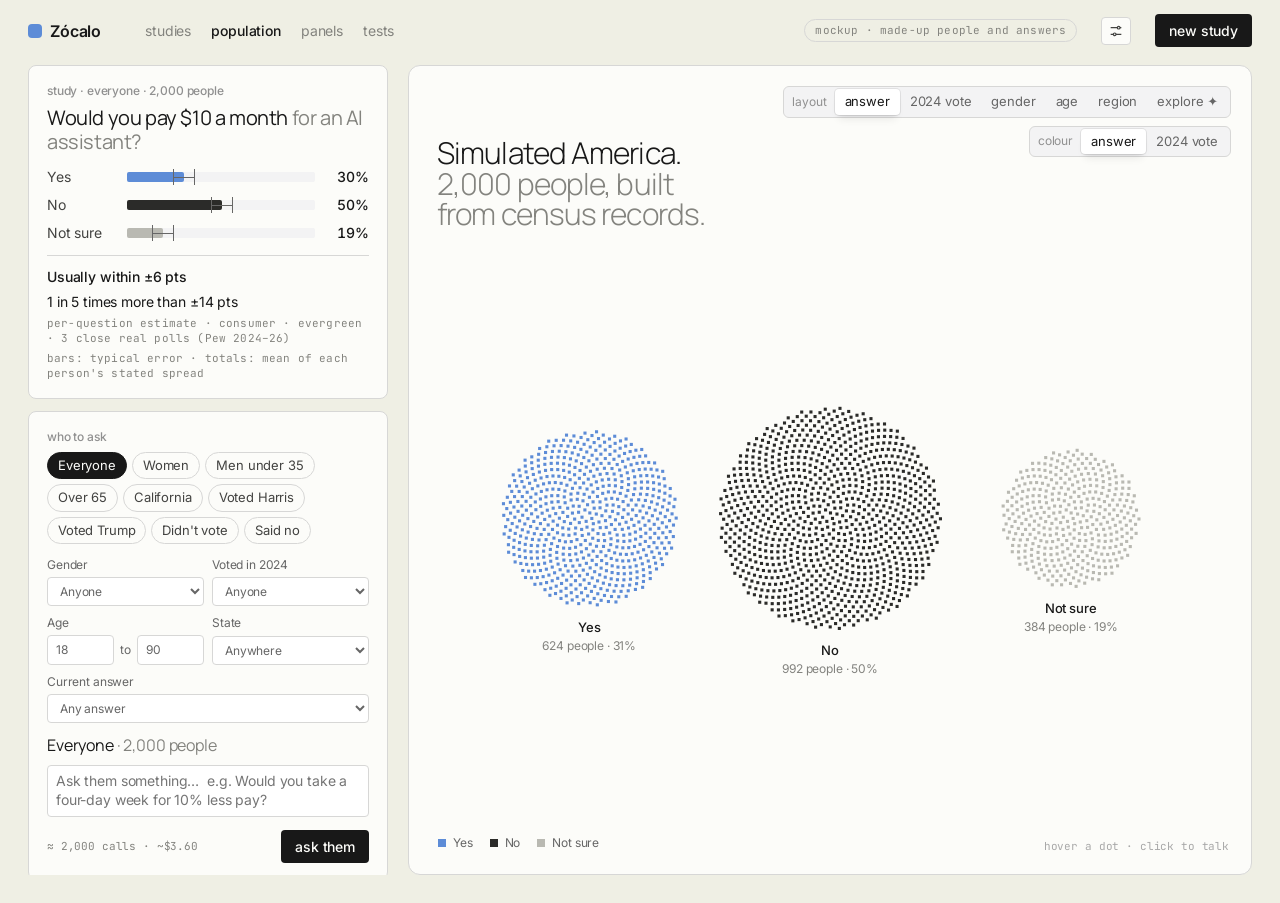
<file: mockups/population.html>
<!doctype html>
<html lang="en">
<head>
<meta charset="utf-8">
<meta name="viewport" content="width=device-width, initial-scale=1">
<title>Zócalo · population (mockup)</title>
<link rel="icon" href="data:image/svg+xml,<svg xmlns='http://www.w3.org/2000/svg' viewBox='0 0 32 32'><circle cx='16' cy='16' r='14' fill='none' stroke='%23181818' stroke-width='3' stroke-dasharray='1.5 2.6'/><circle cx='16' cy='16' r='7' fill='%235d8cd7'/></svg>">
<link rel="preconnect" href="https://fonts.googleapis.com">
<link href="https://fonts.googleapis.com/css2?family=Inter:wght@400;500;600&family=Manrope:wght@300;400;500&family=JetBrains+Mono&display=swap" rel="stylesheet">
<style>
:root {
  --canvas: #efefe4; --paper: #fcfcf9; --white: #ffffff; --mist: #f3f3f4; --ash: #e3e3e3;
  --ink: #181818; --lava: #434341; --iron: #666666; --slate: #83837e; --graphite: #909090;
  --pewter: #a8a8a8; --smoke: #c1c1c0; --stone: #d7d7d6;
  --blue: #5d8cd7; --wash: #81adec;
  --display: "Manrope", "Inter Tight", system-ui, sans-serif;
  --ui: "Inter", system-ui, sans-serif;
  --mono: "JetBrains Mono", ui-monospace, monospace;
  --lift: rgba(0,0,0,.12) 0 4px 10px 0, rgba(0,0,0,.12) 0 2px 4px -1px, rgba(0,0,0,.12) 0 0 4px -1px;
  --float: rgba(0,0,0,.08) 0 8px 8px -4px, rgba(0,0,0,.08) 0 2px 4px -2px, rgba(0,0,0,.08) 0 1px 1px -1px, rgba(0,0,0,.08) 0 0 0 1px;
}
* { box-sizing: border-box; }
html, body { margin: 0; height: 100%; }
body { background: var(--canvas); color: var(--ink); font: 400 14px/1.5 var(--ui); letter-spacing: -0.01em; }
button, input, select, textarea { font: inherit; color: inherit; letter-spacing: inherit; }

/* top bar */
.bar { display: flex; align-items: center; gap: 24px; padding: 14px 28px; }
.mark { display: flex; align-items: center; gap: 8px; font-weight: 600; font-size: 16px; }
.mark i { width: 14px; height: 14px; border-radius: 4px; background: var(--blue); display: block; }
.nav { display: flex; gap: 4px; margin-left: 12px; }
.nav a { padding: 4px 8px; color: var(--ink); text-decoration: none; }
.nav a.on { font-weight: 500; }
.nav a:not(.on) { color: var(--slate); }
.spacer { flex: 1; }
.mock { font: 400 11px/1 var(--mono); color: var(--slate); letter-spacing: .015em; border: 1px solid var(--stone); border-radius: 9999px; padding: 5px 10px; }
.btn { background: var(--ink); color: var(--paper); border: 0; border-radius: 4px; padding: 6px 14px; font-weight: 500; cursor: pointer; }
.btn:disabled { background: var(--smoke); cursor: default; }
.ghost { background: none; border: 0; padding: 6px 0; font-weight: 500; cursor: pointer; }
.ghost::after { content: " →"; }

/* layout */
.app { display: grid; grid-template-columns: 360px 1fr; gap: 20px; padding: 4px 28px 28px; height: calc(100vh - 58px); }
.side { display: flex; flex-direction: column; gap: 12px; overflow-y: auto; padding-bottom: 8px; }
.card { background: var(--paper); border: 1px solid var(--stone); border-radius: 8px; padding: 16px 18px; }
.eyebrow { font-size: 12px; font-weight: 500; color: var(--graphite); margin-bottom: 6px; }
.q { font: 400 20px/1.2 var(--display); letter-spacing: -0.02em; margin: 0 0 12px; }
.q span { color: var(--slate); }

/* results */
.res { display: grid; gap: 7px; }
.row { display: grid; grid-template-columns: 70px 1fr 44px; align-items: center; gap: 10px; }
.row .lab { color: var(--lava); }
.row .val { text-align: right; font-variant-numeric: tabular-nums; font-weight: 500; }
.track { position: relative; height: 10px; background: var(--mist); border-radius: 2px; }
.fill { position: absolute; inset: 0 auto 0 0; border-radius: 2px; transition: width .6s ease; }
.err { position: absolute; top: -3px; bottom: -3px; border-left: 1px solid var(--iron); border-right: 1px solid var(--iron); transition: left .6s ease, width .6s ease; }
.err::before { content: ""; position: absolute; left: 0; right: 0; top: 50%; border-top: 1px solid var(--iron); }
.errnote { margin-top: 12px; padding-top: 10px; border-top: 1px solid var(--stone); display: grid; gap: 4px; }
.errnote b { font-weight: 500; }
.errnote .kind { font: 400 11px/1.4 var(--mono); color: var(--slate); letter-spacing: .015em; }
.warn { font-size: 12px; color: var(--iron); background: var(--mist); border-radius: 4px; padding: 6px 8px; margin-top: 6px; }

/* filters */
.chips { display: flex; flex-wrap: wrap; gap: 5px; margin-bottom: 12px; }
.chip { border: 1px solid var(--stone); background: var(--paper); border-radius: 9999px; padding: 3px 10px; font-size: 13px; cursor: pointer; color: var(--lava); }
.chip.on { background: var(--ink); border-color: var(--ink); color: var(--paper); }
.fields { display: grid; grid-template-columns: 1fr 1fr; gap: 8px; }
.fields label { display: grid; gap: 3px; font-size: 12px; color: var(--iron); }
.fields .wide { grid-column: span 2; }
select, input[type=number], textarea { background: var(--white); border: 1px solid var(--stone); border-radius: 4px; padding: 5px 8px; outline: none; }
select:focus, input:focus, textarea:focus { border-color: var(--slate); }
.age { display: flex; align-items: center; gap: 6px; }
.age input { width: 100%; }
.who { margin: 12px 0 8px; font: 400 16px/1.35 var(--display); }
.who span { color: var(--slate); }
textarea { width: 100%; resize: none; height: 52px; line-height: 1.4; }
.askrow { display: flex; justify-content: space-between; align-items: center; margin-top: 8px; }
.cost { font: 400 11px/1 var(--mono); color: var(--slate); }

/* stage */
.stage { position: relative; background: var(--paper); border: 1px solid var(--stone); border-radius: 12px; overflow: hidden; min-height: 0; }
canvas { display: block; width: 100%; height: 100%; cursor: grab; }
canvas.dragging { cursor: grabbing; }
.head { position: absolute; left: 28px; top: 24px; pointer-events: none; }
.head h1 { margin: 0; font: 300 40px/1.02 var(--display); letter-spacing: -0.03em; }
.head h1 span { color: var(--slate); }
.tools { position: absolute; right: 20px; top: 20px; display: flex; flex-direction: column; align-items: flex-end; gap: 8px; }
.seg { display: inline-flex; background: var(--mist); border: 1px solid var(--stone); border-radius: 6px; padding: 2px; }
.seg button { border: 0; background: none; padding: 3px 10px; border-radius: 4px; cursor: pointer; color: var(--iron); font-size: 13px; }
.seg button.on { background: var(--white); color: var(--ink); box-shadow: var(--float); }
.seg .t { padding: 3px 8px 3px 6px; color: var(--graphite); font-size: 12px; align-self: center; }
.legend { position: absolute; left: 28px; bottom: 22px; display: flex; gap: 16px; font-size: 12px; color: var(--iron); }
.legend i { display: inline-block; width: 8px; height: 8px; margin-right: 6px; border-radius: 1px; }
.gear { width: 30px; height: 28px; border: 1px solid var(--stone); background: var(--paper); border-radius: 4px; cursor: pointer; display: grid; place-items: center; color: var(--lava); }
.settings { position: absolute; top: 52px; right: 28px; width: 290px; background: var(--white); border-radius: 8px; box-shadow: var(--float); padding: 14px 16px; display: none; z-index: 7; }
.settings.on { display: block; }
.settings h3 { margin: 0 0 10px; font: 500 13px/1 var(--ui); }
.tog { display: flex; align-items: flex-start; gap: 10px; padding: 8px 0; border-top: 1px solid var(--mist); cursor: pointer; }
.tog input { margin: 2px 0 0; accent-color: var(--ink); }
.tog small { display: block; color: var(--iron); font-size: 12px; line-height: 1.35; }
.bubbles { position: absolute; inset: 0; pointer-events: none; overflow: hidden; }
.bub { position: absolute; max-width: 230px; background: var(--white); border-radius: 8px; box-shadow: var(--float); padding: 8px 11px; font-size: 13px; line-height: 1.35; transform: translate(-50%, calc(-100% - 12px)) scale(.92); opacity: 0; transition: opacity .35s, transform .35s; }
.bub.on { opacity: 1; transform: translate(-50%, calc(-100% - 12px)) scale(1); }
.bub::after { content: ""; position: absolute; left: 50%; bottom: -5px; width: 10px; height: 10px; background: var(--white); transform: translateX(-50%) rotate(45deg); box-shadow: rgba(0,0,0,.08) 1px 1px 0 0; }
.bub em { font-style: normal; display: block; color: var(--slate); font-size: 11px; margin-top: 3px; }
.bub i { display: inline-block; width: 7px; height: 7px; margin-right: 5px; vertical-align: 1px; border-radius: 1px; }
@media (max-width: 1320px) {
  .head { top: 72px; }
  .head h1 { font-size: 30px; }
}
.hint { position: absolute; right: 22px; bottom: 22px; font: 400 11px/1 var(--mono); color: var(--pewter); }

/* tooltip */
.tip { position: fixed; pointer-events: none; background: var(--white); border-radius: 8px; box-shadow: var(--float); padding: 12px 14px; width: 250px; opacity: 0; transform: translateY(4px); transition: opacity .12s, transform .12s; z-index: 5; }
.tip.on { opacity: 1; transform: none; }
.tip .n { font-weight: 600; }
.tip .m { color: var(--iron); font-size: 12px; margin: 2px 0 8px; }
.kv { display: grid; grid-template-columns: 74px 1fr; gap: 2px 8px; font-size: 12px; }
.kv dt { color: var(--graphite); } .kv dd { margin: 0; }
.spread { display: flex; height: 6px; border-radius: 2px; overflow: hidden; margin: 8px 0 4px; }
.tip .foot { font: 400 11px/1.3 var(--mono); color: var(--slate); margin-top: 8px; }

/* conversation drawer */
.drawer { position: fixed; top: 12px; right: 12px; bottom: 12px; width: 400px; background: var(--white); border-radius: 12px; box-shadow: var(--lift); display: flex; flex-direction: column; transform: translateX(440px); transition: transform .3s cubic-bezier(.2,.8,.2,1); z-index: 6; }
.drawer.on { transform: none; }
.dh { padding: 18px 20px 14px; border-bottom: 1px solid var(--stone); }
.dh .top { display: flex; justify-content: space-between; align-items: flex-start; }
.dh .name { font: 400 24px/1.1 var(--display); letter-spacing: -0.02em; }
.dh .sub { color: var(--iron); font-size: 13px; margin-top: 3px; }
.x { border: 0; background: none; font-size: 20px; line-height: 1; cursor: pointer; color: var(--slate); }
.branch { margin-top: 10px; font: 400 11px/1.5 var(--mono); color: var(--slate); background: var(--mist); border-radius: 4px; padding: 6px 8px; }
.branch b { color: var(--blue); font-weight: 400; }
.msgs { flex: 1; overflow-y: auto; padding: 16px 20px; display: flex; flex-direction: column; gap: 10px; }
.msg { max-width: 86%; padding: 9px 12px; border-radius: 8px; line-height: 1.45; }
.msg.them { background: var(--canvas); align-self: flex-start; }
.msg.me { background: var(--ink); color: var(--paper); align-self: flex-end; }
.msg.sys { align-self: center; background: none; color: var(--graphite); font-size: 12px; padding: 2px; }
.typing { color: var(--graphite); }
.compose { border-top: 1px solid var(--stone); padding: 12px 14px; display: flex; gap: 8px; }
.compose input { flex: 1; background: var(--paper); border: 1px solid var(--stone); border-radius: 4px; padding: 7px 10px; outline: none; }
.dactions { display: flex; gap: 14px; padding: 0 20px 12px; font-size: 13px; }
</style>
</head>
<body>

<div class="bar">
  <div class="mark"><i></i>Zócalo</div>
  <nav class="nav"><a href="#">studies</a><a class="on" href="#">population</a><a href="#">panels</a><a href="#">tests</a></nav>
  <div class="spacer"></div>
  <span class="mock">mockup · made-up people and answers</span>
  <button class="gear" id="gear" aria-label="Settings" title="Settings"><svg width="16" height="16" viewBox="0 0 24 24" fill="none" stroke="currentColor" stroke-width="1.8"><path d="M4 7h10M18 7h2M4 17h4M12 17h8"/><circle cx="16" cy="7" r="2"/><circle cx="10" cy="17" r="2"/></svg></button>
  <button class="btn">new study</button>
</div>

<div class="app">
  <aside class="side">
    <section class="card">
      <div class="eyebrow" id="qEyebrow">study · everyone · 2,000 people</div>
      <h2 class="q" id="qText">Would you pay $10 a month <span>for an AI assistant?</span></h2>
      <div class="res" id="results"></div>
      <div class="errnote" id="errnote"></div>
    </section>

    <section class="card">
      <div class="eyebrow">who to ask</div>
      <div class="chips" id="chips"></div>
      <div class="fields">
        <label>Gender
          <select id="fGender"><option value="">Anyone</option><option>Woman</option><option>Man</option></select>
        </label>
        <label>Voted in 2024
          <select id="fVote"><option value="">Anyone</option><option>Harris</option><option>Trump</option><option>Other</option><option>Didn't vote</option></select>
        </label>
        <label>Age
          <span class="age"><input id="fAgeMin" type="number" min="18" max="90" value="18"> to <input id="fAgeMax" type="number" min="18" max="90" value="90"></span>
        </label>
        <label>State
          <select id="fState"><option value="">Anywhere</option></select>
        </label>
        <label class="wide">Current answer
          <select id="fAnswer"><option value="">Any answer</option></select>
        </label>
      </div>
      <div class="who" id="who"></div>
      <textarea id="newQ" placeholder="Ask them something…  e.g. Would you take a four-day week for 10% less pay?"></textarea>
      <div class="askrow">
        <span class="cost" id="cost"></span>
        <button class="btn" id="askBtn">ask them</button>
      </div>
    </section>
  </aside>

  <main class="stage" id="stage">
    <canvas id="cv"></canvas>
    <div class="bubbles" id="bubbles"></div>
    <div class="head">
      <h1>Simulated America.<br><span>2,000 people, built<br>from census records.</span></h1>
    </div>
    <div class="tools">
      <div class="seg" id="layoutSeg"><span class="t">layout</span></div>
      <div class="seg" id="colorSeg"><span class="t">colour</span></div>
    </div>
    <div class="legend" id="legend"></div>
    <div class="hint" id="hint"></div>
  </main>
</div>

<div class="tip" id="tip"></div>
<div class="settings" id="settings">
  <h3>Display settings</h3>
  <label class="tog"><input type="checkbox" id="sCb"><span>Colour-blind friendly colours<small>Strong blue, orange and pink that stay distinct for every common type of colour blindness.</small></span></label>
  <label class="tog"><input type="checkbox" id="sShapes"><span>Shapes as well as colours<small>Squares, circles, triangles and diamonds, so groups never depend on colour alone.</small></span></label>
  <label class="tog"><input type="checkbox" id="sBig"><span>Larger dots<small>Easier to see and to hover.</small></span></label>
</div>

<aside class="drawer" id="drawer">
  <div class="dh">
    <div class="top">
      <div><div class="name" id="dName"></div><div class="sub" id="dSub"></div></div>
      <button class="x" id="dClose" aria-label="Close">×</button>
    </div>
    <div class="branch" id="dBranch"></div>
  </div>
  <div class="msgs" id="msgs"></div>
  <div class="dactions"><button class="ghost" id="dDebate">set against someone</button><button class="ghost" id="dReset">back to base record</button></div>
  <form class="compose" id="compose"><input id="msgIn" placeholder="Ask a follow-up…" autocomplete="off"><button class="btn">send</button></form>
</aside>

<script>
// ---------- made-up population ----------
let seed = 7;
const rnd = () => (seed = (seed * 16807) % 2147483647) / 2147483647;
const pick = (arr, w) => { let r = rnd() * w.reduce((a, b) => a + b, 0); for (let i = 0; i < arr.length; i++) { r -= w[i]; if (r <= 0) return arr[i]; } return arr[arr.length - 1]; };
const clamp = (x, a, b) => Math.max(a, Math.min(b, x));

const STATES = [["California","West",12],["Texas","South",9],["Florida","South",7],["New York","Northeast",6],["Pennsylvania","Northeast",4],["Illinois","Midwest",4],["Ohio","Midwest",3.5],["Georgia","South",3.3],["North Carolina","South",3.2],["Michigan","Midwest",3],["Arizona","West",2.3],["Washington","West",2.3],["Massachusetts","Northeast",2.1],["Colorado","West",1.8],["Minnesota","Midwest",1.7],["Wisconsin","Midwest",1.8],["Oregon","West",1.3],["Nevada","West",1],["Iowa","Midwest",1],["Maine","Northeast",.4],["Alabama","South",1.5],["Tennessee","South",2.1],["Virginia","South",2.6],["New Jersey","Northeast",2.8]];
const CITY = {California:["Fresno","San Diego","Oakland","Sacramento"],Texas:["El Paso","Austin","Houston","Lubbock"],Florida:["Tampa","Ocala","Miami"],"New York":["Buffalo","Queens","Albany"],Pennsylvania:["Erie","Pittsburgh","Scranton"],Illinois:["Peoria","Chicago"],Ohio:["Dayton","Toledo"],Georgia:["Macon","Savannah"],"North Carolina":["Durham","Asheville"],Michigan:["Flint","Grand Rapids"],Arizona:["Tucson","Mesa"],Washington:["Spokane","Tacoma"],Massachusetts:["Worcester","Lowell"],Colorado:["Pueblo","Boulder"],Minnesota:["Duluth","St. Paul"],Wisconsin:["Green Bay","Madison"],Oregon:["Salem","Bend"],Nevada:["Reno","Henderson"],Iowa:["Ames","Davenport"],Maine:["Bangor"],Alabama:["Mobile","Huntsville"],Tennessee:["Knoxville","Memphis"],Virginia:["Roanoke","Norfolk"],"New Jersey":["Newark","Trenton"]};
const FW = ["Maria","Linda","Aisha","Jennifer","Rosa","Emily","Keisha","Hannah","Priya","Donna","Megan","Lupe","Grace","Tanya","Ruth","Sofia","Brittany","Mei","Carol","Dana"];
const MW = ["James","Luis","Robert","Darnell","Kevin","Tyler","Jose","Michael","Raj","Gary","Brandon","Wei","Dennis","Marcus","Cody","Ahmed","Frank","Diego","Paul","Ethan"];
const LN = ["Garcia","Smith","Nguyen","Johnson","Patel","Brown","Martinez","Williams","Kim","Davis","Lopez","Miller","Okafor","Wilson","Rivera","Anderson","Chen","Thomas","Hernandez","Moore","Jackson","Clark","Novak","Reyes"];
const JOBS = ["nurse","truck driver","retired teacher","software developer","cashier","electrician","student","accountant","home health aide","farmer","line cook","sales manager","mechanic","pharmacist","stay-at-home parent","warehouse worker","real estate agent","police officer","graphic designer","retired machinist","dental hygienist","small business owner"];

const N = 2000;
const people = [];
for (let i = 0; i < N; i++) {
  const g = rnd() < 0.51 ? "Woman" : "Man";
  const age = Math.round(clamp(18 + Math.pow(rnd(), 1.15) * 72, 18, 90));
  const st = pick(STATES, STATES.map(s => s[2]));
  const lean = (st[1] === "South" ? .12 : st[1] === "West" || st[1] === "Northeast" ? -.1 : 0) + (g === "Man" ? .07 : -.07) + (age > 55 ? .05 : -.04);
  const voted = rnd() < (0.45 + age / 200);
  const vote = !voted ? "Didn't vote" : rnd() < .03 ? "Other" : rnd() < .5 + lean ? "Trump" : "Harris";
  let job = JOBS[Math.floor(rnd() * JOBS.length)];
  if (age < 23 && rnd() < .6) job = "student";
  if (age > 67) job = rnd() < .7 ? "retired " + ["teacher","machinist","nurse","postal worker","accountant"][Math.floor(rnd() * 5)] : job;
  people.push({
    id: i, gender: g, age, state: st[0], region: st[1], vote, job,
    city: CITY[st[0]][Math.floor(rnd() * CITY[st[0]].length)],
    name: (g === "Woman" ? FW : MW)[Math.floor(rnd() * 20)] + " " + LN[Math.floor(rnd() * LN.length)],
    acs: 100000 + Math.floor(rnd() * 899999),
    r: rnd(), r2: rnd(), r3: rnd()
  });
}

// ---------- questions (mock answering) ----------
const OPTS = ["Yes", "No", "Not sure"];
function hashStr(s) { let h = 2166136261; for (const c of s) { h ^= c.charCodeAt(0); h = Math.imul(h, 16777619); } return (h >>> 0) / 4294967296; }
function answerAll(q, ageW, voteW) {
  const b = hashStr(q);
  for (const p of people) {
    let y = .42 + (b - .5) * .45 + ageW * (40 - p.age) / 100 + (p.vote === "Harris" ? voteW : p.vote === "Trump" ? -voteW : 0) + (p.r - .5) * .55;
    y = clamp(y, .03, .92);
    const u = clamp(.08 + p.r2 * .22, .05, .3);
    const n = clamp(1 - y - u, .02, 1);
    const s = y + u + n;
    p.spread = [y / s, n / s, u / s];
    // the dot shows one answer drawn from the person's stated spread, so dots match the totals
    p.answer = p.r3 < p.spread[0] ? 0 : p.r3 < p.spread[0] + p.spread[1] ? 1 : 2;
  }
}
let study = { q: "Would you pay $10 a month for an AI assistant?", group: "everyone", kind: "per", typ: 6, p80: 14, why: "consumer · evergreen · 3 close real polls (Pew 2024–26)" };
answerAll(study.q, .35, .06);

// ---------- filters ----------
const F = { gender: "", vote: "", state: "", answer: "", ageMin: 18, ageMax: 90 };
const CHIPS = [
  ["Everyone", {}], ["Women", { gender: "Woman" }], ["Men under 35", { gender: "Man", ageMax: 34 }],
  ["Over 65", { ageMin: 65 }], ["California", { state: "California" }], ["Voted Harris", { vote: "Harris" }],
  ["Voted Trump", { vote: "Trump" }], ["Didn't vote", { vote: "Didn't vote" }], ["Said no", { answer: "1" }]
];
const match = p => (!F.gender || p.gender === F.gender) && (!F.vote || p.vote === F.vote) && (!F.state || p.state === F.state)
  && (F.answer === "" || p.answer === +F.answer) && p.age >= F.ageMin && p.age <= F.ageMax;
const $ = id => document.getElementById(id);
const fmt = n => n.toLocaleString("en-US");

for (const s of [...STATES].sort((a, b) => a[0].localeCompare(b[0]))) $("fState").add(new Option(s[0]));
OPTS.forEach((o, i) => $("fAnswer").add(new Option("Said " + o.toLowerCase(), i)));

function describe() {
  const bits = [];
  if (F.gender) bits.push(F.gender === "Woman" ? "women" : "men");
  if (F.ageMin > 18 && F.ageMax < 90) bits.push(`aged ${F.ageMin}–${F.ageMax}`);
  else if (F.ageMin > 18) bits.push(`${F.ageMin} and over`);
  else if (F.ageMax < 90) bits.push(`under ${F.ageMax + 1}`);
  if (F.state) bits.push("in " + F.state);
  if (F.vote) bits.push(F.vote === "Didn't vote" ? "who didn't vote in 2024" : `who voted ${F.vote}`);
  if (F.answer !== "") bits.push(`who said “${OPTS[+F.answer].toLowerCase()}”`);
  if (!bits.length) return "Everyone";
  let s = bits.join(" ");
  if (!F.gender) s = "People " + s;
  return s[0].toUpperCase() + s.slice(1);
}
function syncFields() {
  $("fGender").value = F.gender; $("fVote").value = F.vote; $("fState").value = F.state; $("fAnswer").value = F.answer;
  $("fAgeMin").value = F.ageMin; $("fAgeMax").value = F.ageMax;
}
function applyFilters() {
  const sel = people.filter(match);
  $("who").innerHTML = `${describe()} <span>· ${fmt(sel.length)} people</span>`;
  $("askBtn").disabled = !sel.length;
  $("cost").textContent = `≈ ${fmt(sel.length)} calls · ~$${(sel.length * .0018).toFixed(2)}`;
  document.querySelectorAll(".chip").forEach(c => {
    const f = Object.assign({ gender: "", vote: "", state: "", answer: "", ageMin: 18, ageMax: 90 }, CHIPS[+c.dataset.i][1]);
    c.classList.toggle("on", Object.keys(f).every(k => String(f[k]) === String(F[k])));
  });
  for (const p of people) p.inSel = match(p);
  renderResults();
}
CHIPS.forEach(([label], i) => {
  const b = document.createElement("button"); b.className = "chip"; b.textContent = label; b.dataset.i = i;
  b.onclick = () => { Object.assign(F, { gender: "", vote: "", state: "", answer: "", ageMin: 18, ageMax: 90 }, CHIPS[i][1]); syncFields(); applyFilters(); };
  $("chips").append(b);
});
for (const [id, key] of [["fGender","gender"],["fVote","vote"],["fState","state"],["fAnswer","answer"]]) $(id).onchange = e => { F[key] = e.target.value; applyFilters(); };
$("fAgeMin").oninput = e => { F.ageMin = clamp(+e.target.value || 18, 18, 90); applyFilters(); };
$("fAgeMax").oninput = e => { F.ageMax = clamp(+e.target.value || 90, 18, 90); applyFilters(); };

// ---------- colours ----------
// Default: the quiet house palette. Colour-blind mode: Okabe–Ito hues, distinct for protan, deutan and tritan vision.
const PAL = {
  base: { ans: ["#5d8cd7", "#2b2b29", "#b9b9b2"], vote: { Harris: "#5d8cd7", Trump: "#b8735c", Other: "#8fb59a", "Didn't vote": "#c4c4bd" } },
  cb:   { ans: ["#0072B2", "#D55E00", "#CC79A7"], vote: { Harris: "#0072B2", Trump: "#D55E00", Other: "#009E73", "Didn't vote": "#8a8a8a" } }
};
const SET = Object.assign({ cb: false, shapes: false, big: false }, JSON.parse(localStorage.getItem("zocalo-settings") || "{}"));
let ANS_COL = PAL.base.ans, VOTE_COL = PAL.base.vote;
function applyPalette() { const P = SET.cb ? PAL.cb : PAL.base; ANS_COL = P.ans; VOTE_COL = P.vote; }
applyPalette();
const VOTE = ["Harris", "Trump", "Other", "Didn't vote"];
let colorBy = "answer";
const colOf = p => colorBy === "answer" ? ANS_COL[p.answer] : VOTE_COL[p.vote];
const shapeOf = p => colorBy === "answer" ? p.answer : VOTE.indexOf(p.vote);
function dot(c, k, x, y, s) {
  if (!SET.shapes || k === 0) { c.fillRect(x - s / 2, y - s / 2, s, s); return; }
  c.beginPath();
  if (k === 1) c.arc(x, y, s * .58, 0, 7);
  else if (k === 2) { const h = s * .7; c.moveTo(x, y - h); c.lineTo(x + h, y + h * .8); c.lineTo(x - h, y + h * .8); }
  else { const h = s * .72; c.moveTo(x, y - h); c.lineTo(x + h, y); c.lineTo(x, y + h); c.lineTo(x - h, y); }
  c.fill();
}
function swatch(col, k) {
  const shapes = ['<rect x="1" y="1" width="8" height="8"/>', '<circle cx="5" cy="5" r="4.4"/>', '<path d="M5 .5 9.5 9H.5z"/>', '<path d="M5 0 10 5 5 10 0 5z"/>'];
  return `<svg width="10" height="10" viewBox="0 0 10 10" style="margin-right:6px;vertical-align:-1px" fill="${col}">${SET.shapes ? shapes[k] : shapes[0]}</svg>`;
}

// ---------- results card ----------
function renderResults() {
  const sel = people.filter(p => p.inSel);
  const n = sel.length || 1;
  const mean = [0, 0, 0];
  for (const p of sel) p.spread.forEach((v, i) => mean[i] += v / n);
  const sub = sel.length < N;
  const typ = study.kind === "per" ? study.typ + (sub ? Math.round(9 * Math.sqrt(300 / Math.max(sel.length, 30)) * .6) : 0) : 12 + (sub ? 4 : 0);
  $("qEyebrow").textContent = `study · ${sub ? describe().toLowerCase() : study.group} · ${fmt(sel.length)} people`;
  $("results").innerHTML = OPTS.map((o, i) => {
    const v = mean[i] * 100, lo = clamp(v - typ, 0, 100), hi = clamp(v + typ, 0, 100);
    return `<div class="row"><span class="lab">${o}</span><div class="track"><div class="fill" style="width:${v}%;background:${ANS_COL[i]}"></div><div class="err" style="left:${lo}%;width:${hi - lo}%"></div></div><span class="val">${Math.round(v)}%</span></div>`;
  }).join("");
  const kind = study.kind === "per"
    ? `<b>Usually within ±${typ} pts</b><span>1 in 5 times more than ±${study.p80 + (sub ? 6 : 0)} pts</span><span class="kind">per-question estimate · ${study.why}</span>`
    : `<b>Flat error: ±${typ} pts</b><span>No tested question type matches this one well, so this is the overall error across all tests.</span><span class="kind">flat estimate · not specific to this question</span>`;
  $("errnote").innerHTML = kind
    + (sub && sel.length < 400 ? `<div class="warn">Small subgroup (${fmt(sel.length)}): simulated subgroups tend to look more alike than real ones. Treat as directional.</div>` : "")
    + `<span class="kind">bars: typical error · totals: mean of each person's stated spread</span>`;
}

// ---------- canvas: sphere and split layouts ----------
const cv = $("cv"), ctx = cv.getContext("2d");
let W = 0, H = 0, DPR = 1;
function resize() {
  const r = cv.getBoundingClientRect(); DPR = window.devicePixelRatio || 1;
  W = r.width; H = r.height; cv.width = W * DPR; cv.height = H * DPR; ctx.setTransform(DPR, 0, 0, DPR, 0, 0);
  computeTargets();
}
// Fibonacci sphere, people shuffled across it
const order = people.map((p, i) => i).sort(() => rnd() - .5);
const GA = Math.PI * (3 - Math.sqrt(5));
order.forEach((pi, k) => {
  const y = 1 - (k + .5) / N * 2, rad = Math.sqrt(1 - y * y), th = k * GA;
  Object.assign(people[pi], { sx: Math.cos(th) * rad, sy: y, sz: Math.sin(th) * rad, x: 0, y: 0, mix: 0 });
});

let layout = "answer", groups = [], tMix = 0, splitGap = 99;   // starts as a sphere and settles into the split: a short intro
const LAYOUTS = { answer: "answer", vote: "2024 vote", gender: "gender", age: "age", region: "region", sphere: "explore ✦" };
const ageBand = a => a < 35 ? "18–34" : a < 55 ? "35–54" : a < 65 ? "55–64" : "65+";
const keyOf = (p, l) => l === "answer" ? OPTS[p.answer] : l === "vote" ? p.vote : l === "gender" ? (p.gender === "Woman" ? "Women" : "Men") : l === "age" ? ageBand(p.age) : p.region;
const KEYS = { answer: OPTS, vote: VOTE, gender: ["Women", "Men"], age: ["18–34", "35–54", "55–64", "65+"], region: ["West", "Midwest", "South", "Northeast"] };

function computeTargets() {
  if (layout === "sphere") return;
  const keys = KEYS[layout];
  const buckets = keys.map(k => people.filter(p => keyOf(p, layout) === k).sort((a, b) => a.answer - b.answer || a.r - b.r));
  const max = Math.max(...buckets.map(b => b.length));
  const slot = (W - 120) / keys.length, cy = H * .56;
  const rMax = Math.min(slot * .46, H * .34);
  // Groups are scaled by area, so every group has the same dot spacing. Cap dot size to leave a clear gap.
  splitGap = .9 * rMax * Math.sqrt(Math.PI / max);
  groups = keys.map((k, gi) => {
    const b = buckets[gi], cx = 60 + slot * (gi + .5), R = rMax * Math.sqrt(b.length / max);
    b.forEach((p, i) => { const rr = R * Math.sqrt((i + .5) / b.length), th = i * GA; p.gx = cx + Math.cos(th) * rr; p.gy = cy + Math.sin(th) * rr; });
    return { k, cx, cy, R, n: b.length };
  });
}

let rotY = 0, rotX = -0.32, spin = 0.0016, hover = null, drag = null;
function frame() {
  if (!drag && layout === "sphere") rotY += spin;
  tMix += ((layout === "sphere" ? 0 : 1) - tMix) * .08;
  const R = Math.min(W, H) * .36, cx = W * .58, cy = H * .54, f = 3.2;
  const cy1 = Math.cos(rotY), sy1 = Math.sin(rotY), cx1 = Math.cos(rotX), sx1 = Math.sin(rotX);
  ctx.clearRect(0, 0, W, H);
  for (const p of people) {
    let x = p.sx * cy1 + p.sz * sy1, z = -p.sx * sy1 + p.sz * cy1, y = p.sy;
    const y2 = y * cx1 - z * sx1; z = y * sx1 + z * cx1;
    const s = f / (f - z);
    const px = cx + x * R * s, py = cy + y2 * R * s;
    const e = tMix * tMix * (3 - 2 * tMix);
    p.x = layout === "sphere" && tMix < .001 ? px : px + ((p.gx ?? px) - px) * e;
    p.y = layout === "sphere" && tMix < .001 ? py : py + ((p.gy ?? py) - py) * e;
    p.z = z * (1 - e) + e;
  }
  people.sort((a, b) => a.z - b.z);
  const E = tMix * tMix * (3 - 2 * tMix);
  const anySel = people.some(p => !p.inSel);
  for (const p of people) {
    const depth = (p.z + 1) / 2;
    let a = .18 + depth * .82;
    if (anySel && !p.inSel) a *= .13;
    let size = (1.6 + depth * 1.5) * (SET.big ? 1.7 : 1) * (SET.shapes ? 1.25 : 1);
    if (layout !== "sphere") size += (Math.min(size, splitGap * (SET.shapes ? .58 : .62)) - size) * E;
    if (p === hover) size *= 2.2;
    ctx.globalAlpha = a;
    ctx.fillStyle = colOf(p);
    dot(ctx, shapeOf(p), p.x, p.y, size);
  }
  ctx.globalAlpha = 1;
  moveBubbles();
  if (hover) { ctx.strokeStyle = "#181818"; ctx.lineWidth = 1; ctx.strokeRect(hover.x - 5, hover.y - 5, 10, 10); }
  if (tMix > .5) {
    ctx.globalAlpha = (tMix - .5) * 2;
    for (const g of groups) {
      const inG = people.filter(p => keyOf(p, layout) === g.k);
      const shown = anySel ? inG.filter(p => p.inSel).length : inG.length;
      ctx.textAlign = "center"; ctx.fillStyle = "#181818"; ctx.font = "500 13px Inter, system-ui";
      ctx.fillText(g.k, g.cx, g.cy + Math.max(g.R, 20) + 26);
      ctx.fillStyle = "#83837e"; ctx.font = "400 12px Inter, system-ui";
      const scope = anySel ? people.filter(p => p.inSel).length : N;
      const yes = inG.filter(p => (!anySel || p.inSel)).reduce((s, p) => s + p.spread[0], 0) / Math.max(shown, 1);
      ctx.fillText(layout === "answer" ? `${fmt(shown)} people · ${Math.round(shown / Math.max(scope, 1) * 100)}%`
        : shown ? `${fmt(shown)} people · ${Math.round(yes * 100)}% yes` : "not in this selection", g.cx, g.cy + Math.max(g.R, 20) + 44);
    }
    ctx.globalAlpha = 1;
  }
  requestAnimationFrame(frame);
}

// ---------- tooltip and hover ----------
const tip = $("tip");
function showTip(p, mx, my) {
  const sp = p.spread.map((v, i) => `<i style="width:${v * 100}%;background:${ANS_COL[i]}"></i>`).join("");
  tip.innerHTML = `<div class="n">${p.name}</div><div class="m">${p.age} · ${p.job} · ${p.city}, ${p.state}</div>
    <dl class="kv"><dt>2024 vote</dt><dd>${p.vote}</dd><dt>Answer</dt><dd><b style="font-weight:500">${OPTS[p.answer]}</b></dd></dl>
    <div class="spread">${sp}</div>
    <div class="kv" style="color:var(--iron)">${p.spread.map((v, i) => `<span>${OPTS[i]}</span><span>${Math.round(v * 100)}%</span>`).join("")}</div>
    <div class="foot">census record ACS-${p.acs} · click to talk</div>`;
  tip.style.left = Math.min(mx + 16, innerWidth - 270) + "px";
  tip.style.top = Math.min(my + 16, innerHeight - 230) + "px";
  tip.classList.add("on");
}
function nearest(mx, my) {
  let best = null, bd = 64;
  const anySel = people.some(q => !q.inSel);
  for (let i = people.length - 1; i >= 0; i--) {
    const p = people[i]; if (p.z < -.15 && tMix < .5) continue;
    const d = (p.x - mx) ** 2 + (p.y - my) ** 2;
    if (d < bd && (p.inSel || !anySel)) { bd = d; best = p; }
  }
  return best;
}
cv.addEventListener("mousemove", e => {
  const r = cv.getBoundingClientRect(), mx = e.clientX - r.left, my = e.clientY - r.top;
  if (drag) {
    if (layout === "sphere") { rotY += (mx - drag.x) * .006; rotX = clamp(rotX + (my - drag.y) * .006, -1.3, 1.3); }
    drag.moved += Math.abs(mx - drag.x) + Math.abs(my - drag.y); drag.x = mx; drag.y = my; return;
  }
  hover = nearest(mx, my);
  spin = hover ? 0 : .0016;
  if (hover) showTip(hover, e.clientX, e.clientY); else tip.classList.remove("on");
});
cv.addEventListener("mouseleave", () => { hover = null; spin = .0016; tip.classList.remove("on"); });
cv.addEventListener("mousedown", e => { const r = cv.getBoundingClientRect(); drag = { x: e.clientX - r.left, y: e.clientY - r.top, moved: 0 }; cv.classList.add("dragging"); tip.classList.remove("on"); });
addEventListener("mouseup", () => {
  if (drag && drag.moved < 4 && hover) openChat(hover);
  drag = null; cv.classList.remove("dragging");
});

// ---------- segmented controls ----------
function seg(id, items, get, set) {
  const el = $(id);
  for (const [k, label] of Object.entries(items)) {
    const b = document.createElement("button"); b.textContent = label; b.dataset.k = k;
    b.onclick = () => { set(k); el.querySelectorAll("button").forEach(x => x.classList.toggle("on", x.dataset.k === get())); };
    el.append(b);
  }
  el.querySelectorAll("button").forEach(x => x.classList.toggle("on", x.dataset.k === get()));
}
seg("layoutSeg", LAYOUTS, () => layout, k => { layout = k; computeTargets(); hintText(); if (k !== "sphere") clearBubbles(); });
function hintText() { $("hint").textContent = layout === "sphere" ? "answers pop up as it turns · drag to turn · click to talk" : "hover a dot · click to talk"; }
seg("colorSeg", { answer: "answer", vote: "2024 vote" }, () => colorBy, k => { colorBy = k; legend(); });
function legend() {
  const items = colorBy === "answer" ? OPTS.map((o, i) => [o, ANS_COL[i]]) : VOTE.map(v => [v, VOTE_COL[v]]);
  $("legend").innerHTML = items.map(([l, c], k) => `<span>${swatch(c, k)}${l}</span>`).join("");
}

// ---------- asking a new question ----------
$("askBtn").onclick = () => {
  const q = $("newQ").value.trim(); if (!q) { $("newQ").focus(); return; }
  const h = hashStr(q);
  answerAll(q, (h - .5) * .9, (hashStr(q + "v") - .5) * .5);
  const known = h > .45;
  study = known
    ? { q, group: describe().toLowerCase(), kind: "per", typ: 5 + Math.round(h * 6), p80: 12 + Math.round(h * 6), why: "opinion · evergreen · 2 close real polls (GSS 2024, CES 2025)" }
    : { q, group: describe().toLowerCase(), kind: "flat" };
  const words = q.split(" "), cut = Math.ceil(words.length * .55);
  $("qText").innerHTML = `${words.slice(0, cut).join(" ")} <span>${words.slice(cut).join(" ")}</span>`;
  if (F.answer !== "") { F.answer = ""; syncFields(); }
  applyFilters(); computeTargets();
};

// ---------- conversation ----------
let chatWith = null;
function say(cls, text) { const m = document.createElement("div"); m.className = "msg " + cls; m.textContent = text; $("msgs").append(m); $("msgs").scrollTop = 1e9; return m; }
function reply(text) {
  const t = say("them typing", "…");
  setTimeout(() => { t.classList.remove("typing"); t.textContent = text; $("msgs").scrollTop = 1e9; }, 650 + text.length * 6);
}
function openChat(p) {
  chatWith = p; p.turns = 0;
  $("dName").textContent = p.name;
  $("dSub").textContent = `${p.age} · ${p.job} · ${p.city}, ${p.state} · voted ${p.vote === "Didn't vote" ? "— didn't vote" : p.vote}`;
  $("dBranch").innerHTML = `base record <b>ACS-${p.acs}</b> (unchanged)<br>branch <b>interview-1</b> · model pinned · traits restated each turn`;
  $("msgs").innerHTML = "";
  say("sys", `You asked: “${study.q}”`);
  const a = OPTS[p.answer].toLowerCase(), pct = Math.round(p.spread[p.answer] * 100);
  const lines = {
    yes: `Probably yes. I'd say ${pct}% likely. As a ${p.job}, anything that saves me time adds up, and $10 isn't much.`,
    no: `Probably not. Maybe ${100 - pct}% I'd go for it. Money's tight in ${p.city} and I don't see what it would do for me day to day.`,
    "not sure": `Honestly, I'm not sure. Depends what it actually does. I'd want to try it first before paying anything.`
  };
  reply(lines[a] || `My answer was “${OPTS[p.answer]}”. Ask me why.`);
  $("drawer").classList.add("on");
}
const FOLLOW = [
  p => `That's fair to ask. I'm ${p.age}, so I've seen a lot of these things come and go. I'd need a real reason.`,
  p => `If a friend I trust used it, that would change things. Ads wouldn't. Not around here in ${p.city}.`,
  p => `Look, I'm not against it. It's just one more monthly bill, and as a ${p.job} I already have plenty of those.`,
  p => `Maybe at $5. At $10 I'd think twice. At $20, no.`
];
$("compose").onsubmit = e => {
  e.preventDefault(); const t = $("msgIn").value.trim(); if (!t || !chatWith) return;
  say("me", t); $("msgIn").value = "";
  reply(FOLLOW[chatWith.turns++ % FOLLOW.length](chatWith));
};
$("dClose").onclick = () => $("drawer").classList.remove("on");
$("dReset").onclick = () => chatWith && openChat(chatWith);
$("dDebate").onclick = () => {
  if (!chatWith) return;
  const other = people.find(q => q.answer !== chatWith.answer && q.vote !== chatWith.vote && q.vote !== "Didn't vote");
  say("sys", `Debate with ${other.name} (${other.age}, ${other.city}), who said “${OPTS[other.answer].toLowerCase()}”. Stances pinned; a no-discussion branch runs alongside for comparison.`);
};
addEventListener("keydown", e => { if (e.key === "Escape") $("drawer").classList.remove("on"); });

// ---------- settings ----------
$("gear").onclick = e => { e.stopPropagation(); $("settings").classList.toggle("on"); };
addEventListener("click", e => { if (!$("settings").contains(e.target) && e.target !== $("gear")) $("settings").classList.remove("on"); });
for (const [id, key] of [["sCb", "cb"], ["sShapes", "shapes"], ["sBig", "big"]]) {
  $(id).checked = SET[key];
  $(id).onchange = e => { SET[key] = e.target.checked; localStorage.setItem("zocalo-settings", JSON.stringify(SET)); applyPalette(); legend(); renderResults(); };
}

// ---------- explore mode: answers pop up while the sphere turns ----------
const QUOTES = [
  ["Honestly, yes. I'd give it a go.", "If it saves me time, sure.", "Yes, as long as I can cancel any time.", "Probably. My kids would use it more than me."],
  ["Not at that price.", "No. I don't see what it'd do for me.", "Money's tight. That's a no.", "I'd rather not, to be honest."],
  ["Depends what it actually does.", "I'd want to try it first.", "Hard to say. Ask me next month.", "Maybe? I really don't know."]
];
let bubbles = [];
function clearBubbles() { bubbles.forEach(b => b.el.remove()); bubbles = []; }
function popBubble() {
  if (layout !== "sphere" || tMix > .05 || drag || hover || document.hidden) return;
  const pool = people.filter(p => p.z > .55 && p.inSel && !bubbles.some(b => b.p === p));
  if (!pool.length) return;
  const p = pool[Math.floor(Math.random() * pool.length)];
  const el = document.createElement("div"); el.className = "bub";
  const q = QUOTES[p.answer][Math.floor(Math.random() * 4)];
  el.innerHTML = `“${q}”<em>${swatch(ANS_COL[p.answer], p.answer)}${p.name.split(" ")[0]}, ${p.age} · ${p.city}</em>`;
  $("bubbles").append(el);
  const b = { p, el, born: performance.now() }; bubbles.push(b);
  requestAnimationFrame(() => el.classList.add("on"));
  setTimeout(() => el.classList.remove("on"), 3600);
  setTimeout(() => { el.remove(); bubbles = bubbles.filter(x => x !== b); }, 4000);
}
function moveBubbles() { for (const b of bubbles) { b.el.style.left = b.p.x + "px"; b.el.style.top = b.p.y + "px"; } }
setInterval(popBubble, 1400);

// ---------- go ----------
addEventListener("resize", resize);
resize(); legend(); hintText(); applyFilters(); frame();
</script>
</body>
</html>
</file>
